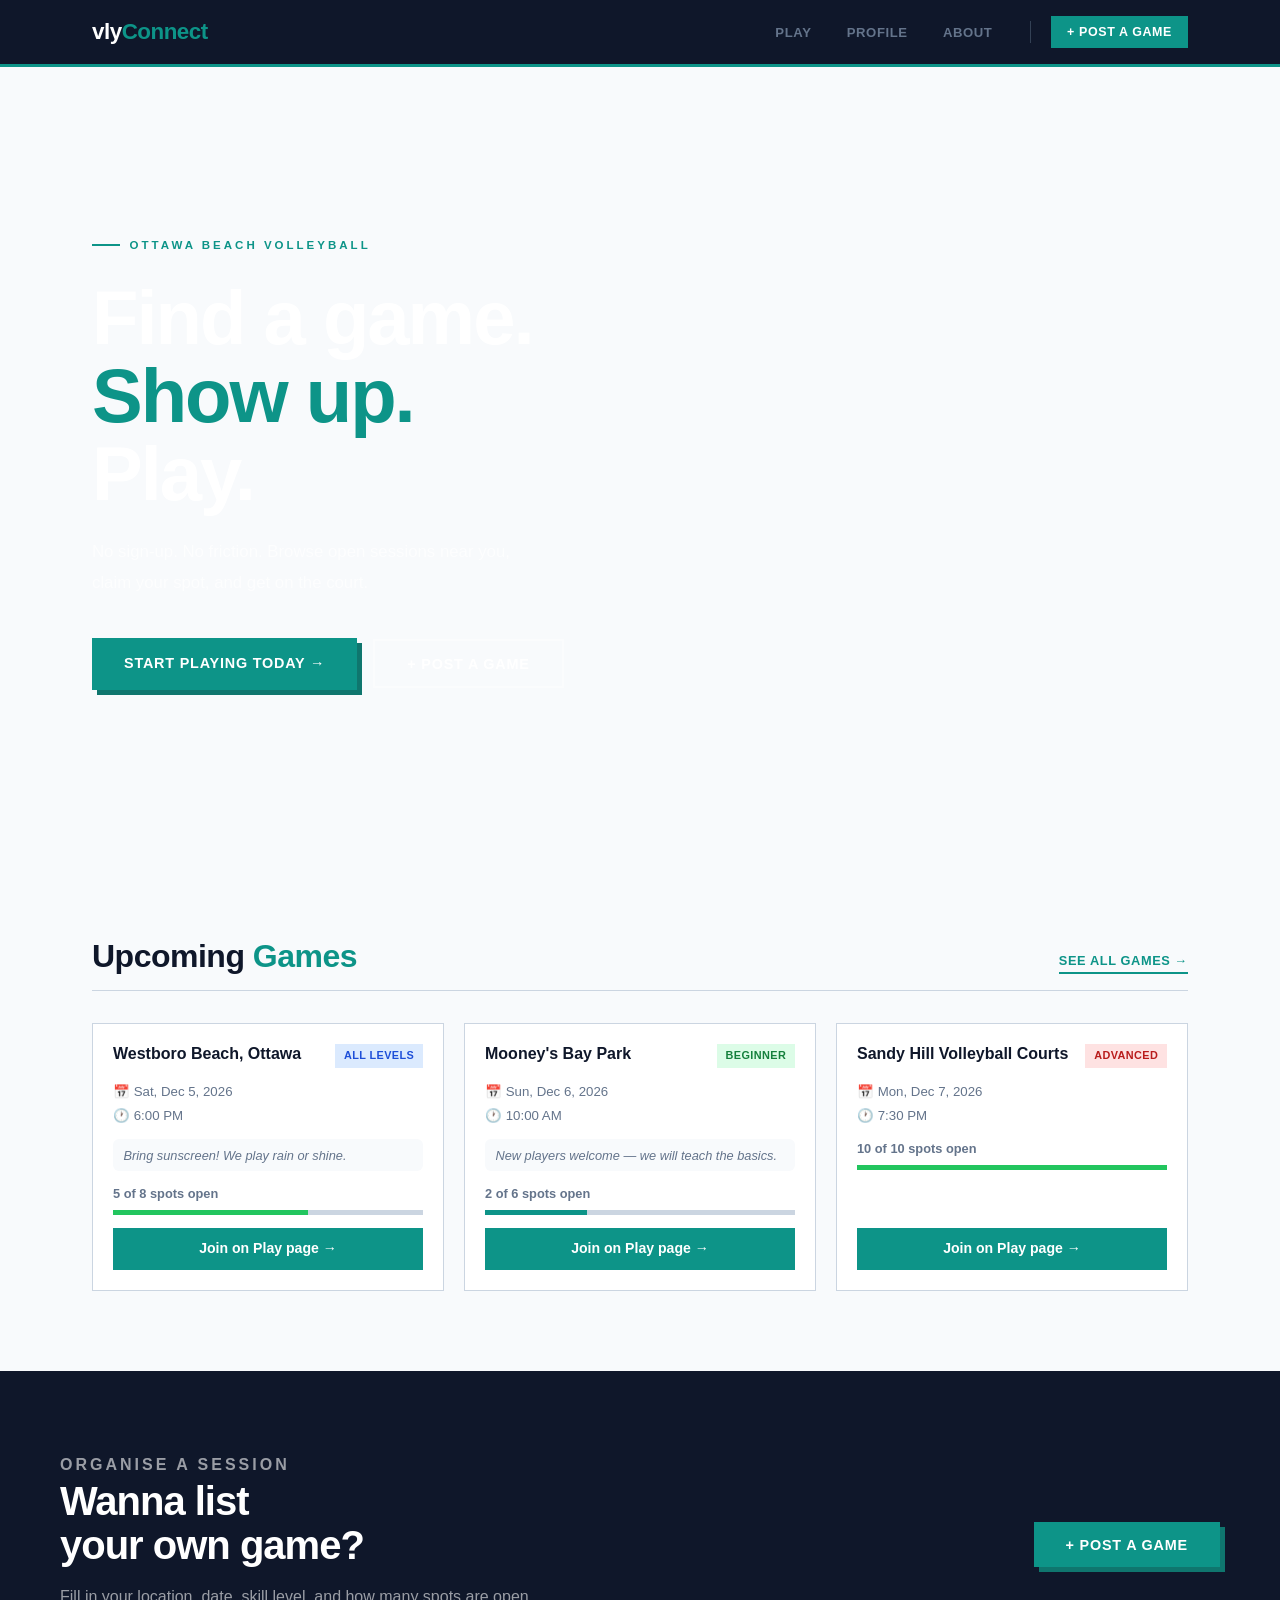
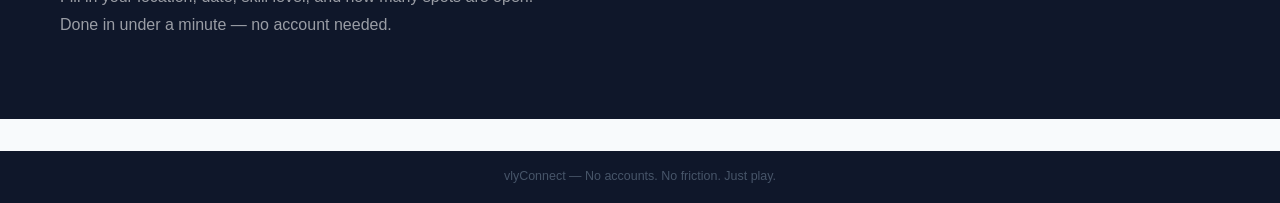
<file: index.html>
<!DOCTYPE html>
<html lang="en">
  <head>
    <meta charset="UTF-8" />
    <meta name="viewport" content="width=device-width, initial-scale=1.0" />
    <title>vlyConnect — Find Your Game</title>
    <link rel="stylesheet" href="css/style.css" />
  </head>
  <body>

    <!-- ============ HEADER ============ -->
    <header>
      <div class="header-inner">

        <a href="index.html" class="logo">
          <span class="logo-text">vly<strong>Connect</strong></span>
        </a>

        <nav class="main-nav">
          <ul class="header-nav">
            <li><a href="play.html">Play</a></li>
            <li><a href="profile.html">Profile</a></li>
            <li><a href="about.html">About</a></li>
          </ul>
          <div class="nav-divider"></div>
          <button class="btn-nav" onclick="openOverlay()">+ Post a Game</button>
        </nav>

      </div>
    </header>

    <!-- ============ LANDING CONTENT ============ -->
    <main class="landing-main">

      <!-- ---- HERO ---- -->
      <section class="hero">
        <div class="hero-bg"></div>
        <div class="hero-content">
          <p class="hero-eyebrow">Ottawa Beach Volleyball</p>
          <h1>Find a game.<br><span>Show up.</span><br>Play.</h1>
          <p class="hero-sub">
            No sign-up. No friction. Browse open sessions near you,
            claim your spot, and get on the court.
          </p>
          <div class="hero-actions">
            <a href="play.html" class="btn-hero btn-hero-primary">Start Playing Today →</a>
            <button class="btn-hero btn-hero-outline" onclick="openOverlay()">+ Post a Game</button>
          </div>
        </div>
      </section>

      <!-- ---- GAMES PREVIEW ---- -->
      <section class="landing-games">
        <div class="landing-section-head">
          <h2>Upcoming <span>Games</span></h2>
          <a href="play.html" class="btn-see-all">See all games →</a>
        </div>
        <!-- Filled by landing.js (max 3 upcoming cards) -->
        <div id="landing-games-feed"></div>
      </section>

      <!-- ---- POST A GAME CTA ---- -->
      <section class="landing-post-cta">
        <div class="landing-post-cta-inner">
          <div>
            <p class="cta-label">Organise a session</p>
            <h2>Wanna list<br>your own game?</h2>
            <p>
              Fill in your location, date, skill level, and how many spots are
              open. Done in under a minute — no account needed.
            </p>
          </div>
          <div>
            <button class="btn-hero btn-hero-primary" onclick="openOverlay()">+ Post a Game</button>
          </div>
        </div>
      </section>

    </main>

    <!-- ============ FOOTER ============ -->
    <footer>
      <p>vlyConnect &mdash; No accounts. No friction. Just play.</p>
    </footer>

    <!-- Toast notification -->
    <div id="toast" class="toast" aria-live="polite"></div>

    <!-- ============ POST GAME OVERLAY ============ -->
    <div id="overlay-backdrop" class="overlay-backdrop" onclick="closeOverlay()"></div>
    <div id="overlay-panel" class="overlay-panel" role="dialog" aria-modal="true" aria-labelledby="overlay-title">
      <div class="overlay-header">
        <h2 id="overlay-title" class="overlay-title">Post a Game</h2>
        <button class="overlay-close" onclick="closeOverlay()" aria-label="Close">✕</button>
      </div>
      <div class="overlay-body">
        <form id="overlay-form" novalidate>

          <div class="form-group">
            <label for="ov-location">Location <span class="required">*</span></label>
            <input type="text" id="ov-location" name="location"
                   placeholder="e.g. Westboro Beach, Ottawa" autocomplete="off" />
            <span class="error-msg" id="ov-location-error"></span>
          </div>

          <div class="form-row">
            <div class="form-group">
              <label for="ov-date">Date <span class="required">*</span></label>
              <input type="date" id="ov-date" name="date" />
              <span class="error-msg" id="ov-date-error"></span>
            </div>
            <div class="form-group">
              <label for="ov-time">Time <span class="required">*</span></label>
              <input type="time" id="ov-time" name="time" />
              <span class="error-msg" id="ov-time-error"></span>
            </div>
          </div>

          <div class="form-row">
            <div class="form-group">
              <label for="ov-skill">Skill Level <span class="required">*</span></label>
              <select id="ov-skill" name="skill">
                <option value="">Select level…</option>
                <option value="All Levels">All Levels</option>
                <option value="Beginner">Beginner</option>
                <option value="Intermediate">Intermediate</option>
                <option value="Advanced">Advanced</option>
              </select>
              <span class="error-msg" id="ov-skill-error"></span>
            </div>
            <div class="form-group">
              <label for="ov-spots">Open Spots <span class="required">*</span></label>
              <input type="number" id="ov-spots" name="spots" min="1" max="30" placeholder="e.g. 6" />
              <span class="error-msg" id="ov-spots-error"></span>
            </div>
          </div>

          <div class="form-group">
            <label for="ov-notes">Notes <span class="optional">(optional)</span></label>
            <textarea id="ov-notes" name="notes"
                      placeholder="Any details players should know…"></textarea>
          </div>

          <button type="submit" class="btn btn-primary btn-full">Post Game 🏐</button>

        </form>
      </div>
    </div>

    <script src="js/helpers.js"></script>
    <script src="js/overlay.js"></script>
    <script src="js/landing.js"></script>

  </body>
</html>
</file>
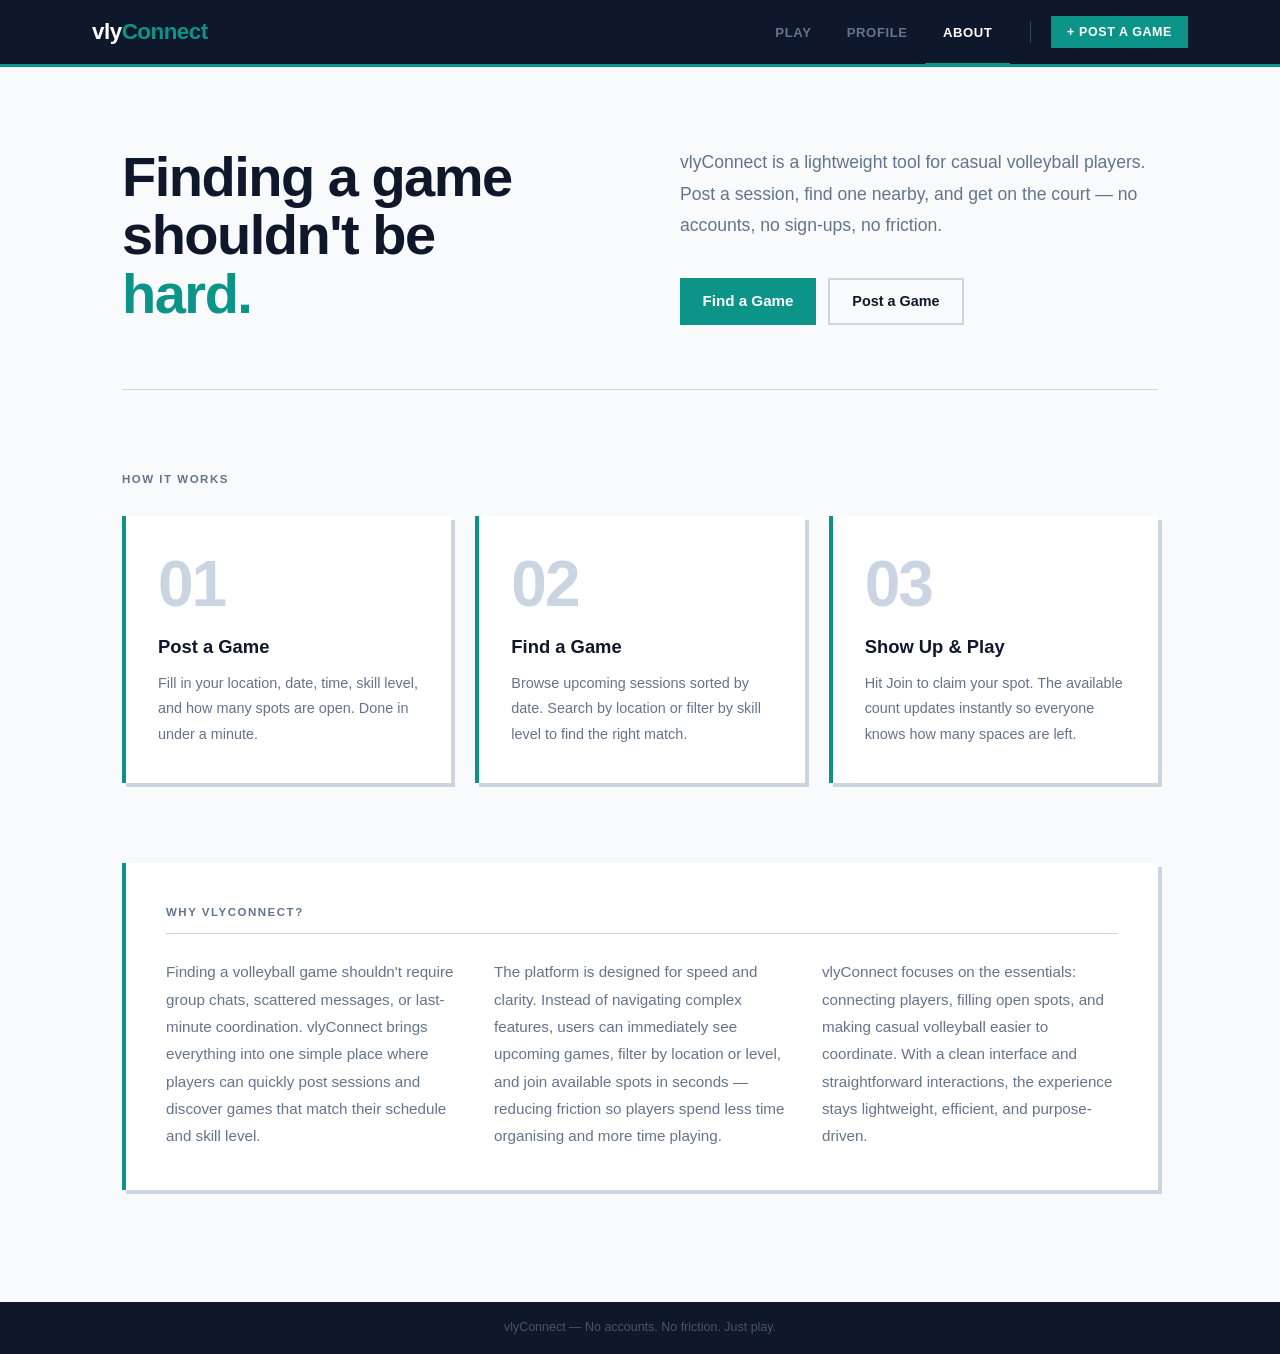
<file: about.html>
<!DOCTYPE html>
<html lang="en">
  <head>
    <meta charset="UTF-8" />
    <meta name="viewport" content="width=device-width, initial-scale=1.0" />
    <title>About — vlyConnect</title>
    <link rel="stylesheet" href="css/style.css" />
  </head>
  <body>

    <!-- ============ HEADER ============ -->
    <header>
      <div class="header-inner">

        <a href="index.html" class="logo">
          <span class="logo-text">vly<strong>Connect</strong></span>
        </a>

        <nav class="main-nav">
          <ul class="header-nav">
            <li><a href="play.html">Play</a></li>
            <li><a href="profile.html">Profile</a></li>
            <li><a href="about.html" class="active">About</a></li>
          </ul>
          <div class="nav-divider"></div>
          <button class="btn-nav" onclick="openOverlay()">+ Post a Game</button>
        </nav>

      </div>
    </header>

    <!-- ============ MAIN CONTENT ============ -->
    <main class="about-main">

      <!-- Hero: heading on left, body text on right -->
      <section class="about-hero">
        <div class="hero-heading">
          <h1>Finding a game<br>shouldn't be<br><span>hard.</span></h1>
        </div>
        <div class="hero-body">
          <p>
            vlyConnect is a lightweight tool for casual volleyball players.
            Post a session, find one nearby, and get on the court —
            no accounts, no sign-ups, no friction.
          </p>
          <div class="about-cta">
            <a href="play.html" class="btn btn-primary btn-link">Find a Game</a>
            <button class="btn btn-outline btn-link" onclick="openOverlay()">Post a Game</button>
          </div>
        </div>
      </section>

      <!-- How it works -->
      <section class="about-steps">
        <h2 class="about-steps-heading">How it works</h2>
        <div class="steps-grid">

          <div class="step-card">
            <div class="step-num">01</div>
            <div class="step-title">Post a Game</div>
            <p class="step-desc">
              Fill in your location, date, time, skill level, and how many
              spots are open. Done in under a minute.
            </p>
          </div>

          <div class="step-card">
            <div class="step-num">02</div>
            <div class="step-title">Find a Game</div>
            <p class="step-desc">
              Browse upcoming sessions sorted by date. Search by location
              or filter by skill level to find the right match.
            </p>
          </div>

          <div class="step-card">
            <div class="step-num">03</div>
            <div class="step-title">Show Up &amp; Play</div>
            <p class="step-desc">
              Hit Join to claim your spot. The available count updates
              instantly so everyone knows how many spaces are left.
            </p>
          </div>

        </div>
      </section>

      <!-- Why vlyConnect -->
      <div class="about-why">
        <h2>Why vlyConnect?</h2>
        <div class="why-body">
          <p>
            Finding a volleyball game shouldn't require group chats, scattered messages,
            or last-minute coordination. vlyConnect brings everything into one simple place
            where players can quickly post sessions and discover games that match their
            schedule and skill level.
          </p>
          <p>
            The platform is designed for speed and clarity. Instead of navigating complex
            features, users can immediately see upcoming games, filter by location or level,
            and join available spots in seconds — reducing friction so players spend less
            time organising and more time playing.
          </p>
          <p>
            vlyConnect focuses on the essentials: connecting players, filling open spots,
            and making casual volleyball easier to coordinate. With a clean interface and
            straightforward interactions, the experience stays lightweight, efficient,
            and purpose-driven.
          </p>
        </div>
      </div>

    </main>

    <!-- ============ FOOTER ============ -->
    <footer>
      <p>vlyConnect &mdash; No accounts. No friction. Just play.</p>
    </footer>

    <!-- Toast notification -->
    <div id="toast" class="toast" aria-live="polite"></div>

    <!-- ============ POST GAME OVERLAY ============ -->
    <div id="overlay-backdrop" class="overlay-backdrop" onclick="closeOverlay()"></div>
    <div id="overlay-panel" class="overlay-panel" role="dialog" aria-modal="true" aria-labelledby="overlay-title">
      <div class="overlay-header">
        <h2 id="overlay-title" class="overlay-title">Post a Game</h2>
        <button class="overlay-close" onclick="closeOverlay()" aria-label="Close">✕</button>
      </div>
      <div class="overlay-body">
        <form id="overlay-form" novalidate>

          <div class="form-group">
            <label for="ov-location">Location <span class="required">*</span></label>
            <input type="text" id="ov-location" name="location"
                   placeholder="e.g. Westboro Beach, Ottawa" autocomplete="off" />
            <span class="error-msg" id="ov-location-error"></span>
          </div>

          <div class="form-row">
            <div class="form-group">
              <label for="ov-date">Date <span class="required">*</span></label>
              <input type="date" id="ov-date" name="date" />
              <span class="error-msg" id="ov-date-error"></span>
            </div>
            <div class="form-group">
              <label for="ov-time">Time <span class="required">*</span></label>
              <input type="time" id="ov-time" name="time" />
              <span class="error-msg" id="ov-time-error"></span>
            </div>
          </div>

          <div class="form-row">
            <div class="form-group">
              <label for="ov-skill">Skill Level <span class="required">*</span></label>
              <select id="ov-skill" name="skill">
                <option value="">Select level…</option>
                <option value="All Levels">All Levels</option>
                <option value="Beginner">Beginner</option>
                <option value="Intermediate">Intermediate</option>
                <option value="Advanced">Advanced</option>
              </select>
              <span class="error-msg" id="ov-skill-error"></span>
            </div>
            <div class="form-group">
              <label for="ov-spots">Open Spots <span class="required">*</span></label>
              <input type="number" id="ov-spots" name="spots" min="1" max="30" placeholder="e.g. 6" />
              <span class="error-msg" id="ov-spots-error"></span>
            </div>
          </div>

          <div class="form-group">
            <label for="ov-notes">Notes <span class="optional">(optional)</span></label>
            <textarea id="ov-notes" name="notes"
                      placeholder="Any details players should know…"></textarea>
          </div>

          <button type="submit" class="btn btn-primary btn-full">Post Game 🏐</button>

        </form>
      </div>
    </div>

    <script src="js/helpers.js"></script>
    <script src="js/overlay.js"></script>

  </body>
</html>
</file>
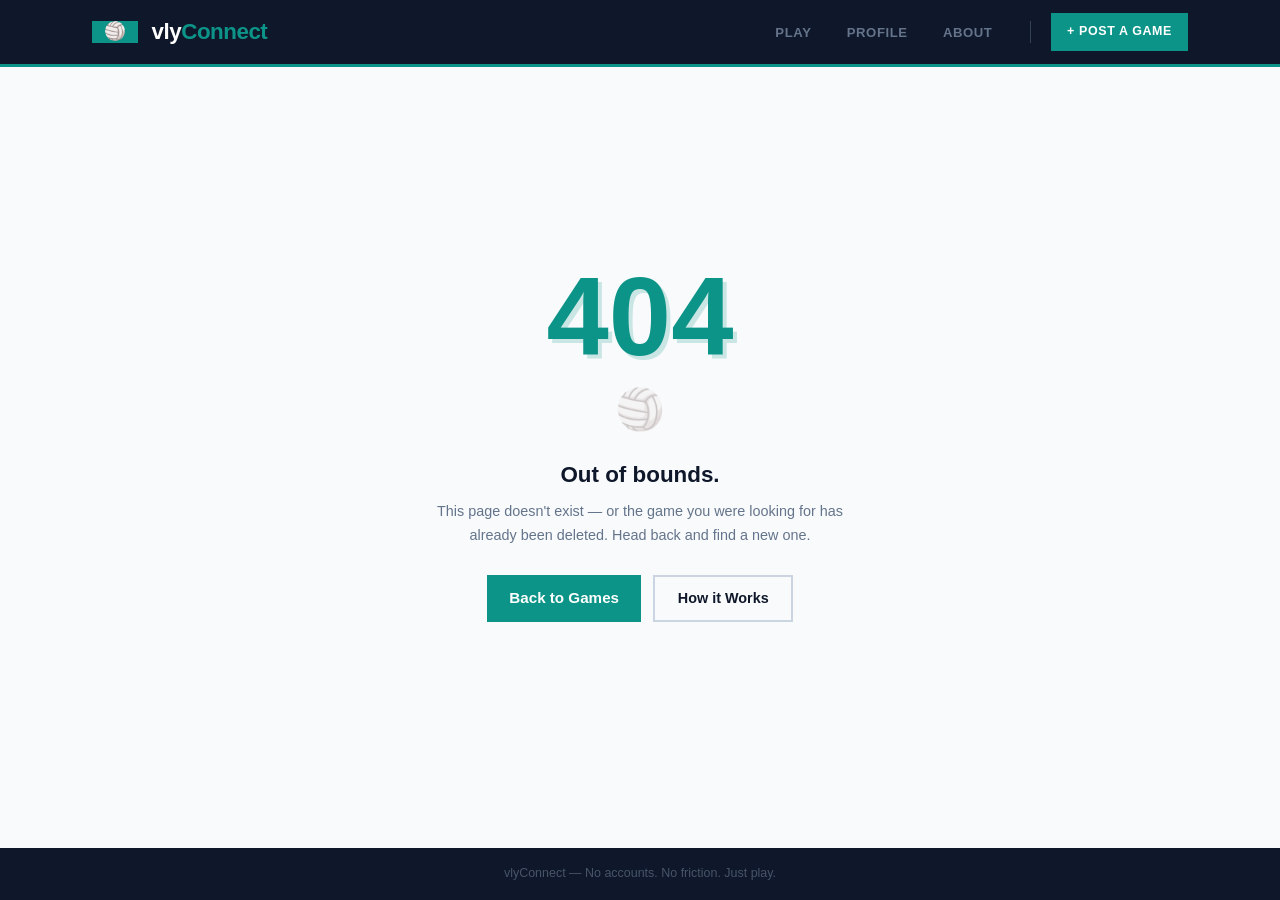
<file: game.html>
<!DOCTYPE html>
<html lang="en">
  <head>
    <meta charset="UTF-8" />
    <meta name="viewport" content="width=device-width, initial-scale=1.0" />
    <title>Game Details — vlyConnect</title>
    <link rel="stylesheet" href="css/style.css" />
  </head>
  <body>

    <!-- ============ HEADER ============ -->
    <header>
      <div class="header-inner">

        <a href="index.html" class="logo">
          <span class="logo-text">vly<strong>Connect</strong></span>
        </a>

        <nav class="main-nav">
          <ul class="header-nav">
            <li><a href="play.html">Play</a></li>
            <li><a href="profile.html">Profile</a></li>
            <li><a href="about.html">About</a></li>
          </ul>
          <div class="nav-divider"></div>
          <a href="play.html" class="btn-nav">+ Post a Game</a>
        </nav>

      </div>
    </header>

    <!-- ============ DETAIL CONTENT ============ -->
    <main class="detail-main">
      <a href="play.html" class="back-link">← Back to all games</a>

      <!-- JS will fill this div in -->
      <div id="detail-content"></div>
    </main>

    <!-- ============ FOOTER ============ -->
    <footer>
      <p>vlyConnect &mdash; No accounts. No friction. Just play.</p>
    </footer>

    <!-- Toast notification -->
    <div id="toast" class="toast" aria-live="polite"></div>

    <!-- Confirm dialog -->
    <div id="confirm-backdrop" class="confirm-backdrop"></div>
    <div id="confirm-dialog" class="confirm-dialog" role="dialog" aria-modal="true" aria-labelledby="confirm-title">
      <div class="confirm-topbar"></div>
      <div class="confirm-content">
        <div id="confirm-icon-wrap" class="confirm-icon-wrap">⚠️</div>
        <h2 id="confirm-title" class="confirm-title">Are you sure?</h2>
        <p id="confirm-msg" class="confirm-msg"></p>
        <div id="confirm-note" class="confirm-note">Spot will reopen</div>
        <div class="confirm-actions">
          <button id="confirm-cancel" class="btn btn-confirm-cancel" type="button">Cancel</button>
          <button id="confirm-ok" class="btn btn-confirm-warning" type="button">Confirm</button>
        </div>
      </div>
    </div>

    <script src="js/helpers.js"></script>
    <script src="js/game.js"></script>
  </body>
</html>
</file>
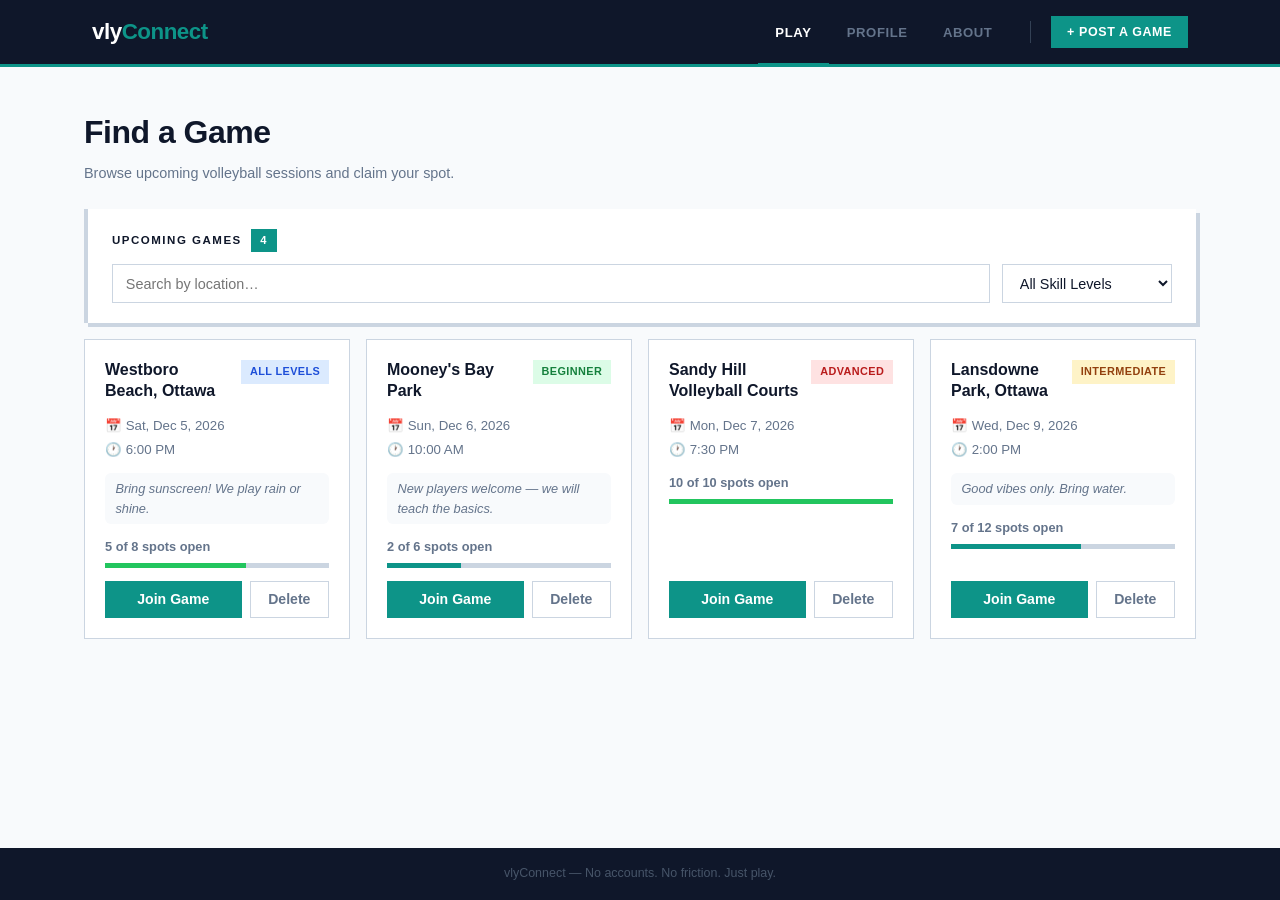
<file: play.html>
<!DOCTYPE html>
<html lang="en">
  <head>
    <meta charset="UTF-8" />
    <meta name="viewport" content="width=device-width, initial-scale=1.0" />
    <title>Play — vlyConnect</title>
    <link rel="stylesheet" href="css/style.css" />
  </head>
  <body>

    <!-- ============ HEADER ============ -->
    <header>
      <div class="header-inner">

        <a href="index.html" class="logo">
          <span class="logo-text">vly<strong>Connect</strong></span>
        </a>

        <nav class="main-nav">
          <ul class="header-nav">
            <li><a href="play.html" class="active">Play</a></li>
            <li><a href="profile.html">Profile</a></li>
            <li><a href="about.html">About</a></li>
          </ul>
          <div class="nav-divider"></div>
          <button class="btn-nav" onclick="openOverlay()">+ Post a Game</button>
        </nav>

      </div>
    </header>

    <!-- ============ BROWSE CONTENT ============ -->
    <main class="play-main" id="browse-section">

      <div class="play-header">
        <h1>Find a Game</h1>
        <p>Browse upcoming volleyball sessions and claim your spot.</p>
      </div>

      <!-- Search + filter bar -->
      <div class="browse-header">
        <div class="browse-title-row">
          <div class="section-title">
            <span>Upcoming Games</span>
            <span id="game-count" class="count-badge">0</span>
          </div>
        </div>
        <div class="filters">
          <input type="text" id="search" placeholder="Search by location…" autocomplete="off" />
          <select id="filter-skill">
            <option value="">All Skill Levels</option>
            <option value="All Levels">All Levels</option>
            <option value="Beginner">Beginner</option>
            <option value="Intermediate">Intermediate</option>
            <option value="Advanced">Advanced</option>
          </select>
        </div>
      </div>

      <!-- Game cards render here -->
      <div id="games-feed"></div>

    </main>

    <!-- ============ FOOTER ============ -->
    <footer>
      <p>vlyConnect &mdash; No accounts. No friction. Just play.</p>
    </footer>

    <!-- Toast notification -->
    <div id="toast" class="toast" aria-live="polite"></div>

    <!-- Confirm dialog -->
    <div id="confirm-backdrop" class="confirm-backdrop"></div>
    <div id="confirm-dialog" class="confirm-dialog" role="dialog" aria-modal="true" aria-labelledby="confirm-title">
      <div class="confirm-topbar"></div>
      <div class="confirm-content">
        <div id="confirm-icon-wrap" class="confirm-icon-wrap">⚠️</div>
        <h2 id="confirm-title" class="confirm-title">Are you sure?</h2>
        <p id="confirm-msg" class="confirm-msg"></p>
        <div id="confirm-note" class="confirm-note">Spot will reopen</div>
        <div class="confirm-actions">
          <button id="confirm-cancel" class="btn btn-confirm-cancel" type="button">Cancel</button>
          <button id="confirm-ok" class="btn btn-confirm-warning" type="button">Confirm</button>
        </div>
      </div>
    </div>

    <!-- ============ POST GAME OVERLAY ============ -->
    <div id="overlay-backdrop" class="overlay-backdrop" onclick="closeOverlay()"></div>
    <div id="overlay-panel" class="overlay-panel" role="dialog" aria-modal="true" aria-labelledby="overlay-title">
      <div class="overlay-header">
        <h2 id="overlay-title" class="overlay-title">Post a Game</h2>
        <button class="overlay-close" onclick="closeOverlay()" aria-label="Close">✕</button>
      </div>
      <div class="overlay-body">
        <form id="overlay-form" novalidate>

          <div class="form-group">
            <label for="ov-location">Location <span class="required">*</span></label>
            <input type="text" id="ov-location" name="location"
                   placeholder="e.g. Westboro Beach, Ottawa" autocomplete="off" />
            <span class="error-msg" id="ov-location-error"></span>
          </div>

          <div class="form-row">
            <div class="form-group">
              <label for="ov-date">Date <span class="required">*</span></label>
              <input type="date" id="ov-date" name="date" />
              <span class="error-msg" id="ov-date-error"></span>
            </div>
            <div class="form-group">
              <label for="ov-time">Time <span class="required">*</span></label>
              <input type="time" id="ov-time" name="time" />
              <span class="error-msg" id="ov-time-error"></span>
            </div>
          </div>

          <div class="form-row">
            <div class="form-group">
              <label for="ov-skill">Skill Level <span class="required">*</span></label>
              <select id="ov-skill" name="skill">
                <option value="">Select level…</option>
                <option value="All Levels">All Levels</option>
                <option value="Beginner">Beginner</option>
                <option value="Intermediate">Intermediate</option>
                <option value="Advanced">Advanced</option>
              </select>
              <span class="error-msg" id="ov-skill-error"></span>
            </div>
            <div class="form-group">
              <label for="ov-spots">Open Spots <span class="required">*</span></label>
              <input type="number" id="ov-spots" name="spots" min="1" max="30" placeholder="e.g. 6" />
              <span class="error-msg" id="ov-spots-error"></span>
            </div>
          </div>

          <div class="form-group">
            <label for="ov-notes">Notes <span class="optional">(optional)</span></label>
            <textarea id="ov-notes" name="notes"
                      placeholder="Any details players should know…"></textarea>
          </div>

          <button type="submit" class="btn btn-primary btn-full">Post Game 🏐</button>

        </form>
      </div>
    </div>

    <script src="js/helpers.js"></script>
    <script src="js/overlay.js"></script>
    <script src="js/app.js"></script>

  </body>
</html>
</file>
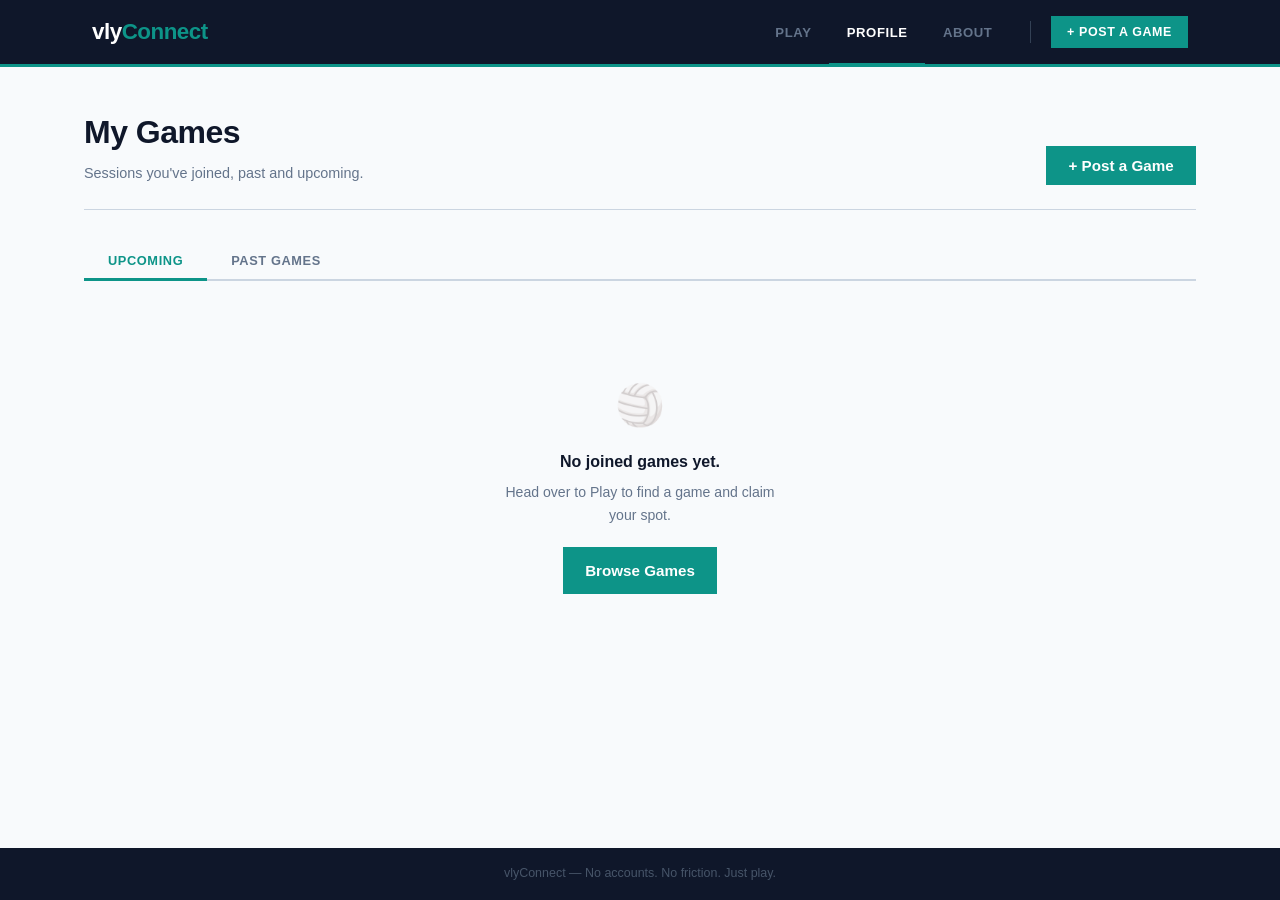
<file: profile.html>
<!DOCTYPE html>
<html lang="en">
  <head>
    <meta charset="UTF-8" />
    <meta name="viewport" content="width=device-width, initial-scale=1.0" />
    <title>Profile — vlyConnect</title>
    <link rel="stylesheet" href="css/style.css" />
  </head>
  <body>

    <!-- ============ HEADER ============ -->
    <header>
      <div class="header-inner">

        <a href="index.html" class="logo">
          <span class="logo-text">vly<strong>Connect</strong></span>
        </a>

        <nav class="main-nav">
          <ul class="header-nav">
            <li><a href="play.html">Play</a></li>
            <li><a href="profile.html" class="active">Profile</a></li>
            <li><a href="about.html">About</a></li>
          </ul>
          <div class="nav-divider"></div>
          <button class="btn-nav" onclick="openOverlay()">+ Post a Game</button>
        </nav>

      </div>
    </header>

    <!-- ============ PROFILE CONTENT ============ -->
    <main class="profile-main">

      <div class="profile-header">
        <div>
          <h1>My Games</h1>
          <p>Sessions you've joined, past and upcoming.</p>
        </div>
        <button class="btn btn-primary" onclick="openOverlay()">+ Post a Game</button>
      </div>

      <!-- Tab strip -->
      <div class="profile-tabs">
        <button class="profile-tab-btn active" data-tab="upcoming"
                onclick="showProfileTab('upcoming')">Upcoming</button>
        <button class="profile-tab-btn" data-tab="past"
                onclick="showProfileTab('past')">Past Games</button>
      </div>

      <!-- Cards render here -->
      <div id="profile-feed"></div>

    </main>

    <!-- ============ FOOTER ============ -->
    <footer>
      <p>vlyConnect &mdash; No accounts. No friction. Just play.</p>
    </footer>

    <!-- Toast notification -->
    <div id="toast" class="toast" aria-live="polite"></div>

    <!-- Confirm dialog -->
    <div id="confirm-backdrop" class="confirm-backdrop"></div>
    <div id="confirm-dialog" class="confirm-dialog" role="dialog" aria-modal="true" aria-labelledby="confirm-title">
      <div class="confirm-topbar"></div>
      <div class="confirm-content">
        <div id="confirm-icon-wrap" class="confirm-icon-wrap">⚠️</div>
        <h2 id="confirm-title" class="confirm-title">Are you sure?</h2>
        <p id="confirm-msg" class="confirm-msg"></p>
        <div id="confirm-note" class="confirm-note">Spot will reopen</div>
        <div class="confirm-actions">
          <button id="confirm-cancel" class="btn btn-confirm-cancel" type="button">Cancel</button>
          <button id="confirm-ok" class="btn btn-confirm-warning" type="button">Confirm</button>
        </div>
      </div>
    </div>

    <!-- ============ POST GAME OVERLAY ============ -->
    <div id="overlay-backdrop" class="overlay-backdrop" onclick="closeOverlay()"></div>
    <div id="overlay-panel" class="overlay-panel" role="dialog" aria-modal="true" aria-labelledby="overlay-title">
      <div class="overlay-header">
        <h2 id="overlay-title" class="overlay-title">Post a Game</h2>
        <button class="overlay-close" onclick="closeOverlay()" aria-label="Close">✕</button>
      </div>
      <div class="overlay-body">
        <form id="overlay-form" novalidate>

          <div class="form-group">
            <label for="ov-location">Location <span class="required">*</span></label>
            <input type="text" id="ov-location" name="location"
                   placeholder="e.g. Westboro Beach, Ottawa" autocomplete="off" />
            <span class="error-msg" id="ov-location-error"></span>
          </div>

          <div class="form-row">
            <div class="form-group">
              <label for="ov-date">Date <span class="required">*</span></label>
              <input type="date" id="ov-date" name="date" />
              <span class="error-msg" id="ov-date-error"></span>
            </div>
            <div class="form-group">
              <label for="ov-time">Time <span class="required">*</span></label>
              <input type="time" id="ov-time" name="time" />
              <span class="error-msg" id="ov-time-error"></span>
            </div>
          </div>

          <div class="form-row">
            <div class="form-group">
              <label for="ov-skill">Skill Level <span class="required">*</span></label>
              <select id="ov-skill" name="skill">
                <option value="">Select level…</option>
                <option value="All Levels">All Levels</option>
                <option value="Beginner">Beginner</option>
                <option value="Intermediate">Intermediate</option>
                <option value="Advanced">Advanced</option>
              </select>
              <span class="error-msg" id="ov-skill-error"></span>
            </div>
            <div class="form-group">
              <label for="ov-spots">Open Spots <span class="required">*</span></label>
              <input type="number" id="ov-spots" name="spots" min="1" max="30" placeholder="e.g. 6" />
              <span class="error-msg" id="ov-spots-error"></span>
            </div>
          </div>

          <div class="form-group">
            <label for="ov-notes">Notes <span class="optional">(optional)</span></label>
            <textarea id="ov-notes" name="notes"
                      placeholder="Any details players should know…"></textarea>
          </div>

          <button type="submit" class="btn btn-primary btn-full">Post Game 🏐</button>

        </form>
      </div>
    </div>

    <script src="js/helpers.js"></script>
    <script src="js/overlay.js"></script>
    <script src="js/profile.js"></script>

  </body>
</html>
</file>
<file: css/style.css>
/* =============================================
   vlyConnect — style.css
   Clean, minimal volleyball-inspired theme
   ============================================= */

/* ---- CSS Custom Properties (easy to tweak) ---- */
:root {
  --primary:      #0D9488;   /* deep teal — professional, distinctive */
  --primary-dark: #0F766E;
  --navy:         #0F172A;
  --navy-light:   #1E293B;
  --bg:           #F8FAFC;
  --card-bg:      #FFFFFF;
  --text:         #0F172A;
  --text-muted:   #64748B;
  --border:       #CBD5E1;
  --error:        #EF4444;
  --success:      #22C55E;
  --info:         #3B82F6;
  --radius:       0px;       /* sharp edges throughout */
  --radius-sm:    0px;
  --shadow:       4px 4px 0 #CBD5E1;          /* hard offset shadow */
  --shadow-hover: 6px 6px 0 var(--primary);   /* coloured shadow on hover */
}

/* ---- Reset ---- */
*,
*::before,
*::after {
  box-sizing: border-box;
  margin: 0;
  padding: 0;
}

/* ---- Base ---- */
body {
  font-family: -apple-system, BlinkMacSystemFont, 'Segoe UI', Roboto, Oxygen, sans-serif;
  background-color: var(--bg);
  color: var(--text);
  line-height: 1.6;
  min-height: 100vh;
  display: flex;
  flex-direction: column;
}

/* =============================================
   HEADER
   ============================================= */
header {
  background: var(--navy);
  color: white;
  border-bottom: 3px solid var(--primary);
  position: sticky;
  top: 0;
  z-index: 100; /* stay above page content on scroll */
}

/* Single flex row — logo left, nav right, fixed height */
.header-inner {
  max-width: 1160px;
  margin: 0 auto;
  padding: 0 2rem;
  height: 64px;
  display: flex;
  align-items: center;
  justify-content: space-between;
  gap: 2rem;
}

/* ---- Logo ---- */
.logo {
  display: flex;
  align-items: stretch; /* icon block and text sit at the same height */
  text-decoration: none;
  flex-shrink: 0;
}

/* Teal block behind the volleyball icon — the key visual anchor */
.logo-icon-wrap {
  background: var(--primary);
  display: flex;
  align-items: center;
  justify-content: center;
  padding: 0 0.75rem;
  font-size: 1.1rem;
  line-height: 1;
  margin-right: 0.85rem;
  /* Matches the header height minus the bottom border */
  align-self: stretch;
}

.logo-text {
  display: flex;
  align-items: center;
  font-size: 1.4rem;
  font-weight: 800;
  letter-spacing: -0.5px;
  color: white;
  line-height: 1;
}

.logo-text strong {
  color: var(--primary);
}

/* ---- Right side: nav links + CTA ---- */
.main-nav {
  display: flex;
  align-items: center;
  gap: 0;
}

/* Nav link list */
.header-nav {
  display: flex;
  list-style: none;
  margin: 0;
  padding: 0;
}

/* Each nav link fills the full header height so the active
   border-bottom visually "touches" the header's accent stripe */
.header-nav a {
  display: flex;
  align-items: center;
  padding: 0 1.1rem;
  height: 64px;
  margin-bottom: -3px;        /* overlap the header border-bottom */
  color: #64748B;
  text-decoration: none;
  font-size: 0.82rem;
  font-weight: 600;
  text-transform: uppercase;
  letter-spacing: 0.6px;
  border-bottom: 3px solid transparent;
  transition: color 0.15s, border-color 0.15s;
  white-space: nowrap;
}

.header-nav a:hover {
  color: #CBD5E1;
  border-bottom-color: rgba(255, 255, 255, 0.2);
}

.header-nav a.active {
  color: white;
  border-bottom-color: var(--primary);
}

/* Thin vertical rule between nav links and the CTA button */
.nav-divider {
  width: 1px;
  height: 22px;
  background: #334155;
  margin: 0 1.25rem;
  flex-shrink: 0;
}

/* "Post a Game" CTA button inside the nav */
.btn-nav {
  display: inline-flex;
  align-items: center;
  gap: 0.4rem;
  background: var(--primary);
  color: white;
  text-decoration: none;
  font-size: 0.78rem;
  font-weight: 700;
  text-transform: uppercase;
  letter-spacing: 0.6px;
  padding: 0.55rem 1rem;
  border: none;
  cursor: pointer;
  font-family: inherit;
  transition: background 0.15s;
  white-space: nowrap;
  flex-shrink: 0;
}

.btn-nav:hover {
  background: var(--primary-dark);
}

/* ---- Responsive header ---- */
@media (max-width: 700px) {
  .header-inner {
    padding: 0 1.25rem;
    gap: 0;
  }

  .logo-text {
    font-size: 1.2rem;
  }

  .logo-icon-wrap {
    padding: 0 0.6rem;
    margin-right: 0.65rem;
  }

  /* Shrink nav link text on smaller screens */
  .header-nav a {
    padding: 0 0.7rem;
    font-size: 0.75rem;
  }

  .nav-divider {
    margin: 0 0.75rem;
  }

  .btn-nav {
    padding: 0.5rem 0.75rem;
    font-size: 0.72rem;
  }
}

@media (max-width: 480px) {
  /* Hide "Find a Game" text — the logo already links home */
  .header-nav li:first-child {
    display: none;
  }

  .nav-divider {
    margin: 0 0.5rem;
  }
}

/* =============================================
   MAIN LAYOUT  — side-by-side on desktop
   ============================================= */
main {
  flex: 1;
  max-width: 1160px;
  margin: 0 auto;
  padding: 2rem 1.5rem;
  width: 100%;
  display: grid;
  grid-template-columns: 360px 1fr;
  gap: 2rem;
  align-items: start;
}

/* =============================================
   POST A GAME SECTION (left column)
   ============================================= */
.post-section {
  background: var(--card-bg);
  border-radius: var(--radius);
  padding: 1.75rem;
  box-shadow: var(--shadow);
  border-left: 4px solid var(--primary); /* editorial accent */

  /* Stick to the top while the right column scrolls */
  position: sticky;
  top: 1.5rem;
}

.section-title {
  font-size: 0.72rem;
  font-weight: 800;
  color: var(--navy);
  margin-bottom: 1.25rem;
  padding-bottom: 0.75rem;
  border-bottom: 1px solid var(--border);
  display: flex;
  align-items: center;
  gap: 0.6rem;
  text-transform: uppercase;
  letter-spacing: 1.5px;
}

/* ---- Form Layout ---- */
.form-row {
  display: grid;
  grid-template-columns: 1fr 1fr;
  gap: 0.75rem;
}

.form-group {
  margin-bottom: 1rem;
  display: flex;
  flex-direction: column;
}

/* ---- Labels ---- */
label {
  font-size: 0.78rem;
  font-weight: 700;
  color: var(--text-muted);
  text-transform: uppercase;
  letter-spacing: 0.5px;
  margin-bottom: 0.35rem;
}

.required { color: var(--primary); }

.optional {
  color: var(--text-muted);
  font-weight: 400;
  text-transform: none;
  letter-spacing: 0;
  font-size: 0.75rem;
}

/* ---- Inputs, Selects, Textarea ---- */
input[type="text"],
input[type="date"],
input[type="time"],
input[type="number"],
select,
textarea {
  width: 100%;
  padding: 0.6rem 0.8rem;
  border: 1.5px solid var(--border);
  border-radius: var(--radius-sm);
  font-size: 0.9rem;
  color: var(--text);
  background: white;
  font-family: inherit;
  transition: border-color 0.15s, box-shadow 0.15s;
  appearance: auto;
}

input:focus,
select:focus,
textarea:focus {
  outline: none;
  border-color: var(--primary);
  box-shadow: 0 0 0 3px rgba(13, 148, 136, 0.18);
}

/* Show red border when a field has an error */
.input-error {
  border-color: var(--error) !important;
}

.input-error:focus {
  box-shadow: 0 0 0 3px rgba(239, 68, 68, 0.15) !important;
}

textarea {
  resize: vertical;
  min-height: 68px;
}

/* Inline error text under a field */
.error-msg {
  color: var(--error);
  font-size: 0.75rem;
  margin-top: 0.25rem;
  min-height: 1.1rem;   /* reserve space so layout doesn't jump */
}

/* Shake animation — plays when form submit fails validation */
@keyframes shake {
  0%,  100% { transform: translateX(0); }
  15%, 45%, 75% { transform: translateX(-5px); }
  30%, 60%, 90% { transform: translateX(5px); }
}

.shake {
  animation: shake 0.45s ease;
}

/* =============================================
   BUTTONS
   ============================================= */
.btn {
  padding: 0.6rem 1.1rem;
  border: none;
  border-radius: var(--radius-sm);
  font-size: 0.88rem;
  font-weight: 600;
  cursor: pointer;
  font-family: inherit;
  transition: background 0.15s, transform 0.1s, box-shadow 0.15s, color 0.15s, border-color 0.15s;
}

.btn:active {
  transform: scale(0.97);
}

/* Primary — teal fill */
.btn-primary {
  background: var(--primary);
  color: white;
  padding: 0.7rem 1.4rem;
  font-size: 0.95rem;
}

/* Full-width variant — used for the form submit button only */
.btn-full {
  width: 100%;
  margin-top: 0.25rem;
}

.btn-primary:hover {
  background: var(--primary-dark);
  box-shadow: 6px 6px 0 var(--primary-dark);
}

/* Join button on cards */
.btn-join {
  background: var(--primary);
  color: white;
  flex: 1;
}

.btn-join:hover:not(:disabled) {
  background: var(--primary-dark);
}

.btn-join:disabled {
  background: #E2E8F0;
  color: #94A3B8;
  cursor: not-allowed;
}

/* Delete button on cards */
.btn-delete {
  background: transparent;
  color: var(--text-muted);
  border: 1.5px solid var(--border);
}

.btn-delete:hover {
  background: #FEF2F2;
  color: var(--error);
  border-color: #FECACA;
}

/* Leave button — shown when the user has already joined */
.btn-leave {
  background: transparent;
  color: var(--text-muted);
  border: 1.5px solid var(--border);
  flex: 1;
}

.btn-leave:hover {
  background: #FEF2F2;
  color: var(--error);
  border-color: #FECACA;
}

/* Subtle teal left-border on cards the user has joined */
.card-joined {
  border-left: 4px solid var(--primary);
}

/* "You're in" badge shown on the detail page */
.joined-badge {
  font-size: 0.68rem;
  font-weight: 700;
  padding: 0.2rem 0.55rem;
  background: #CCFBF1;
  color: var(--primary-dark);
  text-transform: uppercase;
  letter-spacing: 0.4px;
  flex-shrink: 0;
}

/* =============================================
   BROWSE SECTION (right column)
   ============================================= */
.browse-section {
  /* no background — game cards float on the gray page */
}

/* Header bar with title + filters */
.browse-header {
  background: var(--card-bg);
  border-radius: var(--radius);
  padding: 1.25rem 1.5rem;
  box-shadow: var(--shadow);
  margin-bottom: 1rem;
  border-left: 4px solid var(--border); /* subtle — lighter than the form accent */
}

.browse-title-row {
  margin-bottom: 0.75rem;
}

/* Override section-title margin inside browse-header */
.browse-header .section-title {
  margin-bottom: 0;
  padding-bottom: 0;
  border-bottom: none;
}

/* Count badge next to "Upcoming Games" */
.count-badge {
  background: var(--primary);
  color: white;
  font-size: 0.7rem;
  font-weight: 700;
  padding: 0.15rem 0.55rem;
  border-radius: 0;
  min-width: 1.5rem;
  text-align: center;
}

/* Search + skill-filter row */
.filters {
  display: flex;
  gap: 0.75rem;
}

.filters input[type="text"] {
  flex: 1;
}

.filters select {
  flex: 0 0 170px;
}

/* =============================================
   GAME CARDS FEED
   ============================================= */
#games-feed {
  display: grid;
  grid-template-columns: repeat(auto-fill, minmax(260px, 1fr));
  gap: 1rem;
}

/* Individual card */
.game-card {
  background: var(--card-bg);
  border: 1.5px solid var(--border);
  border-radius: var(--radius);
  padding: 1.25rem;
  display: flex;
  flex-direction: column;
  gap: 0.8rem;
  transition: box-shadow 0.2s, transform 0.2s;
}

.game-card:hover {
  box-shadow: var(--shadow-hover);
  transform: translate(-2px, -2px);
}

/* Card: top row — location + skill badge */
.card-header {
  display: flex;
  justify-content: space-between;
  align-items: flex-start;
  gap: 0.5rem;
}

/* Location is a link to the detail page */
.card-location-link {
  font-size: 1rem;
  font-weight: 700;
  color: var(--navy);
  line-height: 1.3;
  text-decoration: none;
  transition: color 0.15s;
}

.card-location-link:hover {
  color: var(--primary);
  text-decoration: underline;
}

/* ---- Skill level colour-coded badges ---- */
.skill-badge {
  font-size: 0.68rem;
  font-weight: 700;
  padding: 0.2rem 0.55rem;
  border-radius: 0;
  white-space: nowrap;
  text-transform: uppercase;
  letter-spacing: 0.4px;
  flex-shrink: 0;
}

.skill-all-levels  { background: #DBEAFE; color: #1D4ED8; }
.skill-beginner    { background: #DCFCE7; color: #15803D; }
.skill-intermediate{ background: #FEF3C7; color: #92400E; }
.skill-advanced    { background: #FEE2E2; color: #B91C1C; }

/* Card: date + time */
.card-datetime {
  display: flex;
  flex-direction: column;
  gap: 0.2rem;
  font-size: 0.83rem;
  color: var(--text-muted);
}

.card-date,
.card-time {
  display: flex;
  align-items: center;
  gap: 0.4rem;
}

/* Card: optional notes */
.card-notes {
  font-size: 0.8rem;
  color: var(--text-muted);
  font-style: italic;
  background: var(--bg);
  padding: 0.4rem 0.65rem;
  border-radius: 6px;
  line-height: 1.5;
}

/* Card: spots remaining */
.card-spots {
  display: flex;
  flex-direction: column;
  gap: 0.35rem;
}

.spots-text {
  font-size: 0.8rem;
  font-weight: 600;
  color: var(--text-muted);
}

.spots-full-label {
  color: var(--error);
}

/* Progress bar showing open spots */
.spots-bar {
  height: 5px;
  background: var(--border);
  border-radius: 0;
  overflow: hidden;
}

.spots-fill {
  height: 100%;
  border-radius: 0;
  transition: width 0.4s ease;
}

/* Colour shifts as spots fill up */
.spots-fill-plenty { background: var(--success); }
.spots-fill-few    { background: var(--primary); }
.spots-fill-last   { background: var(--error); }
.spots-fill-none   { background: #CBD5E1; }

/* Card: Join + Delete buttons */
.card-actions {
  display: flex;
  gap: 0.5rem;
  margin-top: auto;
}

/* =============================================
   EMPTY STATE
   ============================================= */
.empty-state {
  grid-column: 1 / -1;
  text-align: center;
  padding: 3.5rem 1rem;
  color: var(--text-muted);
}

.empty-icon {
  font-size: 2.75rem;
  margin-bottom: 0.75rem;
  display: block;
  opacity: 0.5;
}

.empty-state h3 {
  font-size: 1.05rem;
  font-weight: 700;
  color: var(--navy);
  margin-bottom: 0.35rem;
}

.empty-state p {
  font-size: 0.88rem;
  max-width: 320px;
  margin: 0 auto;
}

/* =============================================
   TOAST NOTIFICATION
   ============================================= */
.toast {
  position: fixed;
  bottom: 1.75rem;
  left: 50%;
  transform: translateX(-50%) translateY(80px);
  background: var(--navy);
  color: white;
  padding: 0.7rem 1.4rem;
  border-radius: 0;
  font-size: 0.88rem;
  font-weight: 500;
  box-shadow: 0 8px 28px rgba(0, 0, 0, 0.22);
  opacity: 0;
  transition: transform 0.3s cubic-bezier(0.34, 1.56, 0.64, 1), opacity 0.3s ease;
  z-index: 1000;
  max-width: 90vw;
  text-align: center;
  pointer-events: none;
}

.toast-show {
  transform: translateX(-50%) translateY(0);
  opacity: 1;
}

/* Left accent stripe per toast type */
.toast-success { border-left: 4px solid var(--success); }
.toast-info    { border-left: 4px solid var(--info); }
.toast-error   { border-left: 4px solid var(--error); }

/* =============================================
   MY GAMES SECTION
   ============================================= */
.my-games-section {
  background: var(--bg);
  border-top: 2px solid var(--border);
  padding: 2rem 0 3rem;
}

.my-games-inner {
  max-width: 1160px;
  margin: 0 auto;
  padding: 0 1.5rem;
}

/* Header row: title on left, tabs on right */
.my-games-header {
  display: flex;
  align-items: center;
  justify-content: space-between;
  margin-bottom: 1.25rem;
  padding-bottom: 0.75rem;
  border-bottom: 1px solid var(--border);
}

/* Remove the bottom border that .section-title normally adds */
.my-games-header .section-title {
  margin-bottom: 0;
  padding-bottom: 0;
  border-bottom: none;
}

/* Tab strip */
.tabs {
  display: flex;
  border: 1.5px solid var(--border);
}

.tab-btn {
  background: transparent;
  border: none;
  padding: 0.4rem 1.1rem;
  font-size: 0.72rem;
  font-weight: 700;
  text-transform: uppercase;
  letter-spacing: 1px;
  cursor: pointer;
  color: var(--text-muted);
  font-family: inherit;
  transition: background 0.15s, color 0.15s;
  min-height: 0; /* override the mobile 44px rule */
}

.tab-btn + .tab-btn {
  border-left: 1.5px solid var(--border);
}

.tab-btn.active {
  background: var(--primary);
  color: white;
}

.tab-btn:hover:not(.active) {
  background: var(--card-bg);
  color: var(--navy);
}

/* Card grid inside My Games (mirrors #games-feed) */
#my-games-feed {
  display: grid;
  grid-template-columns: repeat(auto-fill, minmax(260px, 1fr));
  gap: 1rem;
}

/* Past game cards — slightly muted */
.game-card-past {
  opacity: 0.72;
}

/* Location text on past cards (not a link) */
.card-location-text {
  font-size: 1rem;
  font-weight: 700;
  color: var(--navy);
  line-height: 1.3;
}

/* "Game ended" label inside past card actions */
.past-label {
  font-size: 0.78rem;
  color: var(--text-muted);
  font-style: italic;
  flex: 1;
  display: flex;
  align-items: center;
}

/* Empty state inside My Games */
.my-games-empty {
  grid-column: 1 / -1;
  text-align: center;
  padding: 2.5rem 1rem;
  color: var(--text-muted);
  font-size: 0.9rem;
  line-height: 1.7;
}

.my-games-empty a {
  color: var(--primary);
  font-weight: 600;
  text-decoration: none;
}

.my-games-empty a:hover {
  text-decoration: underline;
}

@media (max-width: 600px) {
  .my-games-header {
    flex-direction: column;
    align-items: flex-start;
    gap: 0.75rem;
  }
}

/* =============================================
   FOOTER
   ============================================= */
footer {
  background: var(--navy);
  color: #475569;
  text-align: center;
  padding: 1rem;
  font-size: 0.78rem;
  margin-top: 2rem;
}

/* =============================================
   RESPONSIVE — tablet & mobile
   ============================================= */

/* =============================================
   RESPONSIVE
   Breakpoints: 900 → 700 → 600 → 480
   ============================================= */

/* --- 900px: Tablet landscape ---
   Stack the two-column layout. About steps go 2-col. */
@media (max-width: 900px) {
  main {
    grid-template-columns: 1fr;
  }

  .post-section {
    position: static; /* unstick — no longer beside a scrolling feed */
  }

  .steps-grid {
    grid-template-columns: 1fr 1fr; /* 3 → 2 columns */
  }
}

/* --- 700px: Tablet portrait ---
   Slightly scale down hero text. */
@media (max-width: 700px) {
  .about-hero h1 {
    font-size: 1.75rem;
  }
}

/* --- 600px: Large phone / small tablet ---
   Collapse form rows, stack filters, single-column feed.
   Also: prevent iOS Safari from zooming on input focus (font-size must be ≥ 16px). */
@media (max-width: 600px) {
  header {
    padding: 1rem 1.25rem;
  }

  main {
    padding: 1rem;
    gap: 1rem;
  }

  /* Form rows drop to a single column */
  .form-row {
    grid-template-columns: 1fr;
  }

  /* iOS Safari zooms in when inputs are < 16px — this prevents that */
  input[type="text"],
  input[type="date"],
  input[type="time"],
  input[type="number"],
  select,
  textarea {
    font-size: 16px;
  }

  /* Search + filter stack vertically */
  .filters {
    flex-direction: column;
  }

  .filters select {
    flex: none;
    width: 100%;
  }

  /* Feed: single column */
  #games-feed {
    grid-template-columns: 1fr;
  }

  .browse-header {
    padding: 1rem;
  }

  .header-nav {
    gap: 1rem;
  }

  /* Ensure all buttons are tall enough to tap comfortably (44px is the Apple HIG minimum) */
  .btn {
    min-height: 44px;
  }

  /* About steps: 2 → 1 column */
  .steps-grid {
    grid-template-columns: 1fr;
  }

  .why-list {
    grid-template-columns: 1fr;
  }
}

/* =============================================
   GAME DETAIL PAGE  (game.html)
   ============================================= */
.detail-main {
  display: block; /* override the main grid */
  flex: 1;
  max-width: 680px;
  margin: 0 auto;
  width: 100%;
  padding: 2rem 1.5rem;
}

/* "← Back to all games" link */
.back-link {
  display: inline-flex;
  align-items: center;
  gap: 0.35rem;
  color: var(--text-muted);
  text-decoration: none;
  font-size: 0.85rem;
  font-weight: 500;
  margin-bottom: 1.5rem;
  transition: color 0.15s;
}

.back-link:hover {
  color: var(--primary);
}

/* Main white card on the detail page */
.detail-card {
  background: var(--card-bg);
  border-radius: var(--radius);
  padding: 2rem;
  box-shadow: var(--shadow);
  border-left: 4px solid var(--primary);
}

.detail-location {
  font-size: 1.75rem;
  font-weight: 800;
  color: var(--navy);
  line-height: 1.2;
  margin-bottom: 0.6rem;
}

.detail-badge-row {
  margin-bottom: 1.75rem;
}

/* Divider sections inside the detail card */
.detail-section {
  padding-bottom: 1.25rem;
  margin-bottom: 1.25rem;
  border-bottom: 1px solid var(--border);
}

.detail-section:last-of-type {
  border-bottom: none;
  margin-bottom: 0;
  padding-bottom: 0;
}

/* Small uppercase label above a detail value */
.detail-label {
  font-size: 0.72rem;
  font-weight: 700;
  text-transform: uppercase;
  letter-spacing: 0.5px;
  color: var(--text-muted);
  margin-bottom: 0.3rem;
}

.detail-value {
  font-size: 1rem;
  font-weight: 600;
  color: var(--navy);
}

.detail-notes {
  font-size: 0.9rem;
  color: var(--text-muted);
  font-style: italic;
  background: var(--bg);
  padding: 0.6rem 0.85rem;
  border-radius: 6px;
  line-height: 1.6;
}

/* Spots bar on the detail page (same style as cards) */
.detail-spots-text {
  font-size: 0.85rem;
  font-weight: 600;
  color: var(--text-muted);
  margin-bottom: 0.4rem;
}

/* Row of action buttons at the bottom of the detail card */
.detail-actions {
  display: flex;
  gap: 0.75rem;
  flex-wrap: wrap;
  padding-top: 1.25rem;
  border-top: 1px solid var(--border);
  margin-top: 1.25rem;
}

/* "Copy link" button */
.btn-copy {
  background: transparent;
  color: var(--text-muted);
  border: 1.5px solid var(--border);
}

.btn-copy:hover {
  background: var(--bg);
  color: var(--navy);
  border-color: #CBD5E1;
}

/* External "Get Directions" link styled like a button */
.directions-link {
  display: inline-flex;
  align-items: center;
  gap: 0.4rem;
  color: var(--info);
  font-size: 0.88rem;
  font-weight: 600;
  text-decoration: none;
  padding: 0.6rem 1.1rem;
  border: 1.5px solid #DBEAFE;
  border-radius: var(--radius-sm);
  transition: background 0.15s;
  font-family: inherit;
}

.directions-link:hover {
  background: #EFF6FF;
}

@media (max-width: 600px) {
  .detail-card {
    padding: 1.25rem;
  }

  .detail-location {
    font-size: 1.35rem;
  }

  .detail-actions {
    flex-direction: column;
  }

  .detail-actions .btn,
  .detail-actions .directions-link {
    width: 100%;
    justify-content: center;
    text-align: center;
    min-height: 44px; /* touch target */
  }
}

/* =============================================
   ABOUT PAGE  (about.html)
   ============================================= */

/*
  IMPORTANT: The general `main` rule sets display:grid for the
  index.html two-column layout. We override it here so the about
  page stacks normally as a single column.
*/
.about-main {
  display: block;
  flex: 1;
  max-width: 1100px;
  margin: 0 auto;
  width: 100%;
  padding: 0 2rem;
}

/* ---- Hero: two-column split ---- */
.about-hero {
  display: grid;
  grid-template-columns: 1fr 1fr;
  gap: 5rem;
  align-items: center;
  padding: 5rem 0 4rem;
  border-bottom: 1px solid var(--border);
  margin-bottom: 5rem;
}

.hero-heading h1 {
  font-size: 3.5rem;
  font-weight: 800;
  color: var(--navy);
  line-height: 1.05;
  letter-spacing: -1.5px;
  margin: 0;
}

.hero-heading h1 span {
  color: var(--primary);
}

.hero-body p {
  font-size: 1.1rem;
  color: var(--text-muted);
  line-height: 1.8;
  margin-bottom: 2.25rem;
}

/* CTA buttons row */
.about-cta {
  display: flex;
  gap: 0.75rem;
  flex-wrap: wrap;
}

/* Anchor tags styled as buttons */
.btn-link {
  text-decoration: none;
  display: inline-flex;
  align-items: center;
  justify-content: center;
}

/* Secondary outlined button */
.btn-outline {
  background: transparent;
  color: var(--navy);
  border: 2px solid var(--border);
  padding: 0.65rem 1.4rem;
  font-size: 0.9rem;
}

.btn-outline:hover {
  background: var(--bg);
  border-color: #94A3B8;
}

/* ---- Steps section ---- */
.about-steps {
  margin-bottom: 5rem;
}

.about-steps-heading {
  font-size: 0.72rem;
  font-weight: 800;
  color: var(--text-muted);
  margin-bottom: 1.75rem;
  text-transform: uppercase;
  letter-spacing: 1.5px;
}

.steps-grid {
  display: grid;
  grid-template-columns: repeat(3, 1fr);
  gap: 1.5rem;
}

.step-card {
  background: var(--card-bg);
  border-left: 4px solid var(--primary);
  padding: 2.25rem 2rem;
  box-shadow: var(--shadow);
  transition: box-shadow 0.2s, transform 0.2s;
}

.step-card:hover {
  box-shadow: var(--shadow-hover);
  transform: translate(-2px, -2px);
}

/* Large faded number — decorative */
.step-num {
  font-size: 4rem;
  font-weight: 900;
  color: var(--border);
  line-height: 1;
  margin-bottom: 1rem;
  letter-spacing: -2px;
}

.step-icon {
  font-size: 1.75rem;
  display: block;
  margin-bottom: 1rem;
}

.step-title {
  font-size: 1.15rem;
  font-weight: 700;
  color: var(--navy);
  margin-bottom: 0.6rem;
}

.step-desc {
  font-size: 0.9rem;
  color: var(--text-muted);
  line-height: 1.75;
}

/* ---- Why section ---- */
.about-why {
  background: var(--card-bg);
  border-left: 4px solid var(--primary);
  padding: 2.5rem;
  box-shadow: var(--shadow);
  margin-bottom: 5rem;
}

.about-why h2 {
  font-size: 0.72rem;
  font-weight: 800;
  color: var(--text-muted);
  margin-bottom: 1.5rem;
  text-transform: uppercase;
  letter-spacing: 1.5px;
  padding-bottom: 0.75rem;
  border-bottom: 1px solid var(--border);
}

.why-body {
  display: grid;
  grid-template-columns: repeat(3, 1fr);
  gap: 2rem;
}

.why-body p {
  font-size: 0.95rem;
  color: var(--text-muted);
  line-height: 1.8;
  margin: 0;
}

/* ---- About page responsive ---- */
@media (max-width: 900px) {
  .about-hero {
    grid-template-columns: 1fr;
    gap: 2.5rem;
    padding: 3.5rem 0 3rem;
    margin-bottom: 3.5rem;
  }

  .hero-heading h1 {
    font-size: 2.75rem;
  }

  .steps-grid {
    grid-template-columns: 1fr 1fr;
  }
}

@media (max-width: 600px) {
  .about-main {
    padding: 0 1.25rem;
  }

  .about-hero {
    padding: 2.5rem 0 2rem;
    margin-bottom: 2.5rem;
  }

  .hero-heading h1 {
    font-size: 2.1rem;
    letter-spacing: -0.5px;
  }

  .steps-grid {
    grid-template-columns: 1fr;
  }

  .why-body {
    grid-template-columns: 1fr;
  }

  .about-why {
    padding: 1.5rem;
  }
}

@media (max-width: 480px) {
  .hero-heading h1 {
    font-size: 1.75rem;
  }

  .hero-body p {
    font-size: 0.95rem;
  }

  .about-cta {
    flex-direction: column;
  }

  .about-cta .btn-link {
    width: 100%;
  }
}

/* =============================================
   CONFIRM DIALOG  (replaces browser confirm())
   ============================================= */

.confirm-backdrop {
  position: fixed;
  inset: 0;
  background: rgba(15, 23, 42, 0.6);
  z-index: 300;
  opacity: 0;
  pointer-events: none;
  transition: opacity 0.2s ease;
}

.confirm-backdrop.open {
  opacity: 1;
  pointer-events: all;
}

.confirm-dialog {
  --confirm-accent: var(--error); /* overridden by JS per call */
  position: fixed;
  top: 50%;
  left: 50%;
  transform: translate(-50%, -46%) scale(0.95);
  z-index: 301;
  background:
    linear-gradient(135deg, rgba(255, 255, 255, 0.98), rgba(248, 250, 252, 0.98)),
    var(--card-bg);
  width: 420px;
  max-width: calc(100vw - 2rem);
  padding: 0;
  border: 1.5px solid color-mix(in srgb, var(--confirm-accent) 30%, white);
  border-left: 6px solid var(--confirm-accent);
  box-shadow: 10px 10px 0 color-mix(in srgb, var(--confirm-accent) 28%, white);
  opacity: 0;
  pointer-events: none;
  transition: transform 0.22s cubic-bezier(0.34, 1.56, 0.64, 1), opacity 0.18s ease;
  overflow: hidden;
}

.confirm-dialog.open {
  transform: translate(-50%, -50%) scale(1);
  opacity: 1;
  pointer-events: all;
}

.confirm-topbar {
  height: 10px;
  background:
    repeating-linear-gradient(
      -45deg,
      var(--confirm-accent) 0 12px,
      color-mix(in srgb, var(--confirm-accent) 72%, white) 12px 24px
    );
}

.confirm-content {
  padding: 1.75rem 1.8rem 1.6rem;
}

.confirm-icon-wrap {
  width: 3.5rem;
  height: 3.5rem;
  display: grid;
  place-items: center;
  font-size: 1.7rem;
  margin-bottom: 1rem;
  line-height: 1;
  background: color-mix(in srgb, var(--confirm-accent) 14%, white);
  border: 1.5px solid color-mix(in srgb, var(--confirm-accent) 26%, white);
  box-shadow: 4px 4px 0 color-mix(in srgb, var(--confirm-accent) 18%, white);
}

.confirm-title {
  font-size: 1.15rem;
  font-weight: 800;
  color: var(--navy);
  margin-bottom: 0.45rem;
  letter-spacing: -0.35px;
  line-height: 1.2;
}

.confirm-msg {
  font-size: 0.9rem;
  color: var(--text-muted);
  line-height: 1.7;
  margin-bottom: 1.25rem;
  max-width: 320px;
}

.confirm-note {
  display: inline-flex;
  align-items: center;
  gap: 0.45rem;
  padding: 0.45rem 0.7rem;
  margin-bottom: 1.35rem;
  font-size: 0.72rem;
  font-weight: 700;
  letter-spacing: 0.6px;
  text-transform: uppercase;
  color: color-mix(in srgb, var(--confirm-accent) 82%, black);
  background: color-mix(in srgb, var(--confirm-accent) 12%, white);
  border: 1px solid color-mix(in srgb, var(--confirm-accent) 22%, white);
}

.confirm-actions {
  display: flex;
  gap: 0.75rem;
}

/* Cancel — neutral outlined */
.btn-confirm-cancel {
  flex: 1;
  background: transparent;
  color: var(--text-muted);
  border: 1.5px solid var(--border);
}

.btn-confirm-cancel:hover {
  background: var(--bg);
  color: var(--navy);
  border-color: #94A3B8;
}

/* Confirm — red (danger: delete) */
.btn-confirm-danger {
  flex: 1;
  background: var(--error);
  color: white;
}

.btn-confirm-danger:hover {
  background: #DC2626;
  box-shadow: 4px 4px 0 #991B1B;
}

/* Confirm — navy (warning: leave) */
.btn-confirm-warning {
  flex: 1;
  background: var(--navy);
  color: white;
}

.btn-confirm-warning:hover {
  background: var(--navy-light);
  box-shadow: 4px 4px 0 rgba(15, 23, 42, 0.4);
}

@media (max-width: 520px) {
  .confirm-content {
    padding: 1.3rem 1.1rem 1.15rem;
  }

  .confirm-actions {
    flex-direction: column-reverse;
  }
}

/* =============================================
   OVERLAY / MODAL  (post-game form, all pages)
   ============================================= */

.overlay-backdrop {
  position: fixed;
  inset: 0;
  background: rgba(15, 23, 42, 0.7);
  z-index: 200;
  opacity: 0;
  pointer-events: none;
  transition: opacity 0.25s ease;
}

.overlay-backdrop.open {
  opacity: 1;
  pointer-events: all;
}

.overlay-panel {
  position: fixed;
  top: 50%;
  left: 50%;
  transform: translate(-50%, -46%) scale(0.96);
  z-index: 201;
  background: var(--card-bg);
  width: 540px;
  max-width: calc(100vw - 2rem);
  max-height: 90vh;
  overflow-y: auto;
  border-left: 4px solid var(--primary);
  box-shadow: 8px 8px 0 var(--primary);
  opacity: 0;
  pointer-events: none;
  transition: transform 0.28s cubic-bezier(0.34, 1.56, 0.64, 1), opacity 0.2s ease;
}

.overlay-panel.open {
  transform: translate(-50%, -50%) scale(1);
  opacity: 1;
  pointer-events: all;
}

.overlay-header {
  display: flex;
  align-items: center;
  justify-content: space-between;
  padding: 1.5rem 1.75rem 1rem;
  border-bottom: 1px solid var(--border);
  position: sticky;
  top: 0;
  background: var(--card-bg);
  z-index: 1;
}

.overlay-title {
  font-size: 1.15rem;
  font-weight: 800;
  color: var(--navy);
  letter-spacing: -0.3px;
}

.overlay-close {
  background: transparent;
  border: 1.5px solid var(--border);
  color: var(--text-muted);
  font-size: 0.85rem;
  width: 32px;
  height: 32px;
  display: flex;
  align-items: center;
  justify-content: center;
  cursor: pointer;
  font-family: inherit;
  transition: background 0.15s, color 0.15s, border-color 0.15s;
  flex-shrink: 0;
  line-height: 1;
}

.overlay-close:hover {
  background: #FEF2F2;
  color: var(--error);
  border-color: #FECACA;
}

.overlay-body {
  padding: 1.5rem 1.75rem 2rem;
}

/* On small screens the overlay slides up from the bottom */
@media (max-width: 600px) {
  .overlay-panel {
    top: auto;
    bottom: 0;
    left: 0;
    right: 0;
    transform: translateY(100%);
    max-width: 100%;
    width: 100%;
    max-height: 92vh;
    border-left: none;
    border-top: 4px solid var(--primary);
    box-shadow: 0 -4px 0 var(--primary);
  }

  .overlay-panel.open {
    transform: translateY(0);
  }
}

/* =============================================
   LANDING PAGE  (index.html)
   ============================================= */

/* Override the two-column grid for the landing page */
.landing-main {
  display: block;
  max-width: none;
  padding: 0;
  margin: 0;
}

/* ---- Hero ---- */
.hero {
  position: relative;
  min-height: 88vh;
  display: flex;
  align-items: center;
  overflow: hidden;
}

.hero-bg {
  position: absolute;
  inset: 0;
  background-image: url('https://images.pexels.com/photos/1263426/pexels-photo-1263426.jpeg?auto=compress&cs=tinysrgb&w=1920');
  background-size: cover;
  background-position: center 30%;
  filter: brightness(0.35);
}

.hero-content {
  position: relative;
  z-index: 1;
  max-width: 1160px;
  margin: 0 auto;
  padding: 5rem 2rem;
  width: 100%;
}

.hero-eyebrow {
  font-size: 0.72rem;
  font-weight: 800;
  text-transform: uppercase;
  letter-spacing: 3px;
  color: var(--primary);
  margin-bottom: 1.5rem;
  display: flex;
  align-items: center;
  gap: 0.6rem;
}

.hero-eyebrow::before {
  content: '';
  display: inline-block;
  width: 28px;
  height: 2px;
  background: var(--primary);
  flex-shrink: 0;
}

.hero h1 {
  font-size: clamp(2.6rem, 6vw, 4.75rem);
  font-weight: 800;
  color: white;
  line-height: 1.03;
  letter-spacing: -2px;
  margin-bottom: 1.5rem;
  max-width: 660px;
}

.hero h1 span {
  color: var(--primary);
}

.hero-sub {
  font-size: 1.05rem;
  color: rgba(255, 255, 255, 0.68);
  max-width: 460px;
  line-height: 1.8;
  margin-bottom: 2.5rem;
}

.hero-actions {
  display: flex;
  gap: 1rem;
  flex-wrap: wrap;
  align-items: center;
}

/* Hero buttons */
.btn-hero {
  padding: 0.9rem 2rem;
  font-size: 0.9rem;
  font-weight: 700;
  text-transform: uppercase;
  letter-spacing: 0.8px;
  display: inline-flex;
  align-items: center;
  justify-content: center;
  gap: 0.5rem;
  text-decoration: none;
  cursor: pointer;
  border: none;
  font-family: inherit;
  transition: background 0.15s, box-shadow 0.15s, transform 0.1s, border-color 0.15s;
}

.btn-hero:active {
  transform: scale(0.97);
}

.btn-hero-primary {
  background: var(--primary);
  color: white;
  box-shadow: 5px 5px 0 var(--primary-dark);
}

.btn-hero-primary:hover {
  background: var(--primary-dark);
  box-shadow: 7px 7px 0 rgba(13, 148, 136, 0.35);
}

.btn-hero-outline {
  background: transparent;
  color: white;
  border: 2px solid rgba(255, 255, 255, 0.35);
}

.btn-hero-outline:hover {
  background: rgba(255, 255, 255, 0.08);
  border-color: rgba(255, 255, 255, 0.65);
}

/* ---- Games preview section ---- */
.landing-games {
  padding: 5rem 2rem;
  max-width: 1160px;
  margin: 0 auto;
}

.landing-section-head {
  display: flex;
  align-items: flex-end;
  justify-content: space-between;
  margin-bottom: 2rem;
  padding-bottom: 1rem;
  border-bottom: 1px solid var(--border);
  gap: 1rem;
  flex-wrap: wrap;
}

.landing-section-head h2 {
  font-size: 2rem;
  font-weight: 800;
  color: var(--navy);
  letter-spacing: -0.5px;
  line-height: 1.1;
  margin: 0;
}

.landing-section-head h2 span {
  color: var(--primary);
}

.btn-see-all {
  display: inline-flex;
  align-items: center;
  gap: 0.35rem;
  color: var(--primary);
  font-size: 0.8rem;
  font-weight: 700;
  text-transform: uppercase;
  letter-spacing: 0.6px;
  text-decoration: none;
  white-space: nowrap;
  border-bottom: 2px solid var(--primary);
  padding-bottom: 1px;
  transition: color 0.15s, border-color 0.15s;
}

.btn-see-all:hover {
  color: var(--primary-dark);
  border-color: var(--primary-dark);
}

#landing-games-feed {
  display: grid;
  grid-template-columns: repeat(auto-fill, minmax(280px, 1fr));
  gap: 1.25rem;
}

/* ---- Post CTA section ---- */
.landing-post-cta {
  background: var(--navy);
  padding: 5rem 2rem;
}

.landing-post-cta-inner {
  max-width: 1160px;
  margin: 0 auto;
  display: grid;
  grid-template-columns: 1fr auto;
  gap: 3rem;
  align-items: center;
}

.cta-label {
  font-size: 0.72rem;
  font-weight: 800;
  text-transform: uppercase;
  letter-spacing: 3px;
  color: var(--primary);
  margin-bottom: 1rem;
}

.landing-post-cta h2 {
  font-size: 2.5rem;
  font-weight: 800;
  color: white;
  letter-spacing: -1px;
  line-height: 1.1;
  margin-bottom: 1rem;
}

.landing-post-cta p {
  font-size: 1rem;
  color: rgba(255, 255, 255, 0.58);
  line-height: 1.75;
  max-width: 480px;
  margin: 0;
}

/* Landing page responsive */
@media (max-width: 900px) {
  .landing-post-cta-inner {
    grid-template-columns: 1fr;
    gap: 2rem;
  }
}

@media (max-width: 600px) {
  .hero {
    min-height: 72vh;
  }

  .hero-content {
    padding: 3.5rem 1.25rem;
  }

  .hero-actions {
    flex-direction: column;
    align-items: stretch;
  }

  .landing-games {
    padding: 3rem 1.25rem;
  }

  .landing-section-head h2 {
    font-size: 1.5rem;
  }

  .landing-post-cta {
    padding: 3rem 1.25rem;
  }

  .landing-post-cta h2 {
    font-size: 1.85rem;
  }

  #landing-games-feed {
    grid-template-columns: 1fr;
  }
}

/* =============================================
   PLAY PAGE  (play.html)
   ============================================= */

/* Override the two-column grid for the play/browse page */
.play-main {
  display: block;
  flex: 1;
  max-width: 1160px;
  margin: 0 auto;
  padding: 2.5rem 1.5rem;
  width: 100%;
}

.play-header {
  margin-bottom: 1.5rem;
}

.play-header h1 {
  font-size: 2rem;
  font-weight: 800;
  color: var(--navy);
  letter-spacing: -0.5px;
  margin-bottom: 0.25rem;
}

.play-header p {
  color: var(--text-muted);
  font-size: 0.9rem;
}

@media (max-width: 600px) {
  .play-main {
    padding: 1.5rem 1rem;
  }

  .play-header h1 {
    font-size: 1.5rem;
  }
}

/* =============================================
   PROFILE PAGE  (profile.html)
   ============================================= */

/* Override the two-column grid for the profile page */
.profile-main {
  display: block;
  flex: 1;
  max-width: 1160px;
  margin: 0 auto;
  padding: 2.5rem 1.5rem;
  width: 100%;
}

.profile-header {
  margin-bottom: 2rem;
  padding-bottom: 1.5rem;
  border-bottom: 1px solid var(--border);
  display: flex;
  align-items: flex-end;
  justify-content: space-between;
  gap: 1rem;
  flex-wrap: wrap;
}

.profile-header h1 {
  font-size: 2rem;
  font-weight: 800;
  color: var(--navy);
  letter-spacing: -0.5px;
  margin-bottom: 0.25rem;
}

.profile-header p {
  color: var(--text-muted);
  font-size: 0.9rem;
}

/* Underline-style tab strip */
.profile-tabs {
  display: flex;
  border-bottom: 2px solid var(--border);
  margin-bottom: 1.75rem;
  gap: 0;
}

.profile-tab-btn {
  background: transparent;
  border: none;
  border-bottom: 3px solid transparent;
  margin-bottom: -2px;
  padding: 0.65rem 1.5rem;
  font-size: 0.8rem;
  font-weight: 700;
  text-transform: uppercase;
  letter-spacing: 0.6px;
  cursor: pointer;
  color: var(--text-muted);
  font-family: inherit;
  transition: color 0.15s, border-color 0.15s;
  min-height: 0; /* override mobile 44px rule */
}

.profile-tab-btn.active {
  color: var(--primary);
  border-bottom-color: var(--primary);
}

.profile-tab-btn:hover:not(.active) {
  color: var(--navy);
}

#profile-feed {
  display: grid;
  grid-template-columns: repeat(auto-fill, minmax(280px, 1fr));
  gap: 1.25rem;
}

.profile-empty {
  grid-column: 1 / -1;
  text-align: center;
  padding: 4rem 1rem;
  color: var(--text-muted);
}

.profile-empty-icon {
  font-size: 2.5rem;
  display: block;
  margin-bottom: 0.75rem;
  opacity: 0.4;
}

.profile-empty h3 {
  font-size: 1rem;
  font-weight: 700;
  color: var(--navy);
  margin-bottom: 0.4rem;
}

.profile-empty p {
  font-size: 0.88rem;
  max-width: 280px;
  margin: 0 auto 1.25rem;
  line-height: 1.65;
}

@media (max-width: 600px) {
  .profile-main {
    padding: 1.5rem 1rem;
  }

  .profile-header {
    flex-direction: column;
    align-items: flex-start;
  }

  .profile-header h1 {
    font-size: 1.5rem;
  }

  #profile-feed {
    grid-template-columns: 1fr;
  }
}

/* =============================================
   404 PAGE  (404.html)
   ============================================= */
.not-found-main {
  flex: 1;
  display: flex;
  align-items: center;
  justify-content: center;
  padding: 2rem;
  text-align: center;
}

.not-found-box {
  max-width: 420px;
}

.not-found-number {
  font-size: 7rem;
  font-weight: 800;
  color: var(--primary);
  line-height: 1;
  margin-bottom: 0.25rem;
  /* Subtle text shadow for depth */
  text-shadow: 4px 4px 0 rgba(13, 148, 136, 0.2);
}

.not-found-icon {
  font-size: 2.5rem;
  display: block;
  margin-bottom: 1rem;
  opacity: 0.45;
}

.not-found-box h2 {
  font-size: 1.4rem;
  font-weight: 700;
  color: var(--navy);
  margin-bottom: 0.5rem;
}

.not-found-box p {
  color: var(--text-muted);
  font-size: 0.9rem;
  margin-bottom: 1.75rem;
  line-height: 1.6;
}

.not-found-actions {
  display: flex;
  gap: 0.75rem;
  justify-content: center;
  flex-wrap: wrap;
}

/* --- 480px: Small phone ---
   Final tightening pass: compact header, stack card actions,
   full-width CTA buttons, slightly smaller 404 number. */
@media (max-width: 480px) {
  /* Keep logo + nav on one line by shrinking both slightly */
  .logo {
    font-size: 1.35rem;
  }

  .header-nav a {
    font-size: 0.78rem;
  }

  .tagline {
    font-size: 0.78rem;
    margin-top: 0.2rem;
  }

  main {
    padding: 0.75rem;
    gap: 0.75rem;
  }

  .post-section {
    padding: 1.25rem;
  }

  /* Card action buttons stack and go full width */
  .card-actions {
    flex-direction: column;
  }

  .card-actions .btn {
    width: 100%;
  }

  /* About hero */
  .about-hero {
    margin-bottom: 2rem;
  }

  .about-hero h1 {
    font-size: 1.45rem;
  }

  .about-hero p {
    font-size: 0.92rem;
  }

  /* CTA button groups go full-width and stack */
  .about-cta,
  .not-found-actions {
    flex-direction: column;
    align-items: stretch;
  }

  .about-cta .btn-link,
  .not-found-actions .btn-link {
    width: 100%;
    text-align: center;
  }

  /* About why section tighter */
  .about-why {
    padding: 1.25rem;
  }

  /* 404 number scales down */
  .not-found-number {
    font-size: 5rem;
  }
}
</file>
